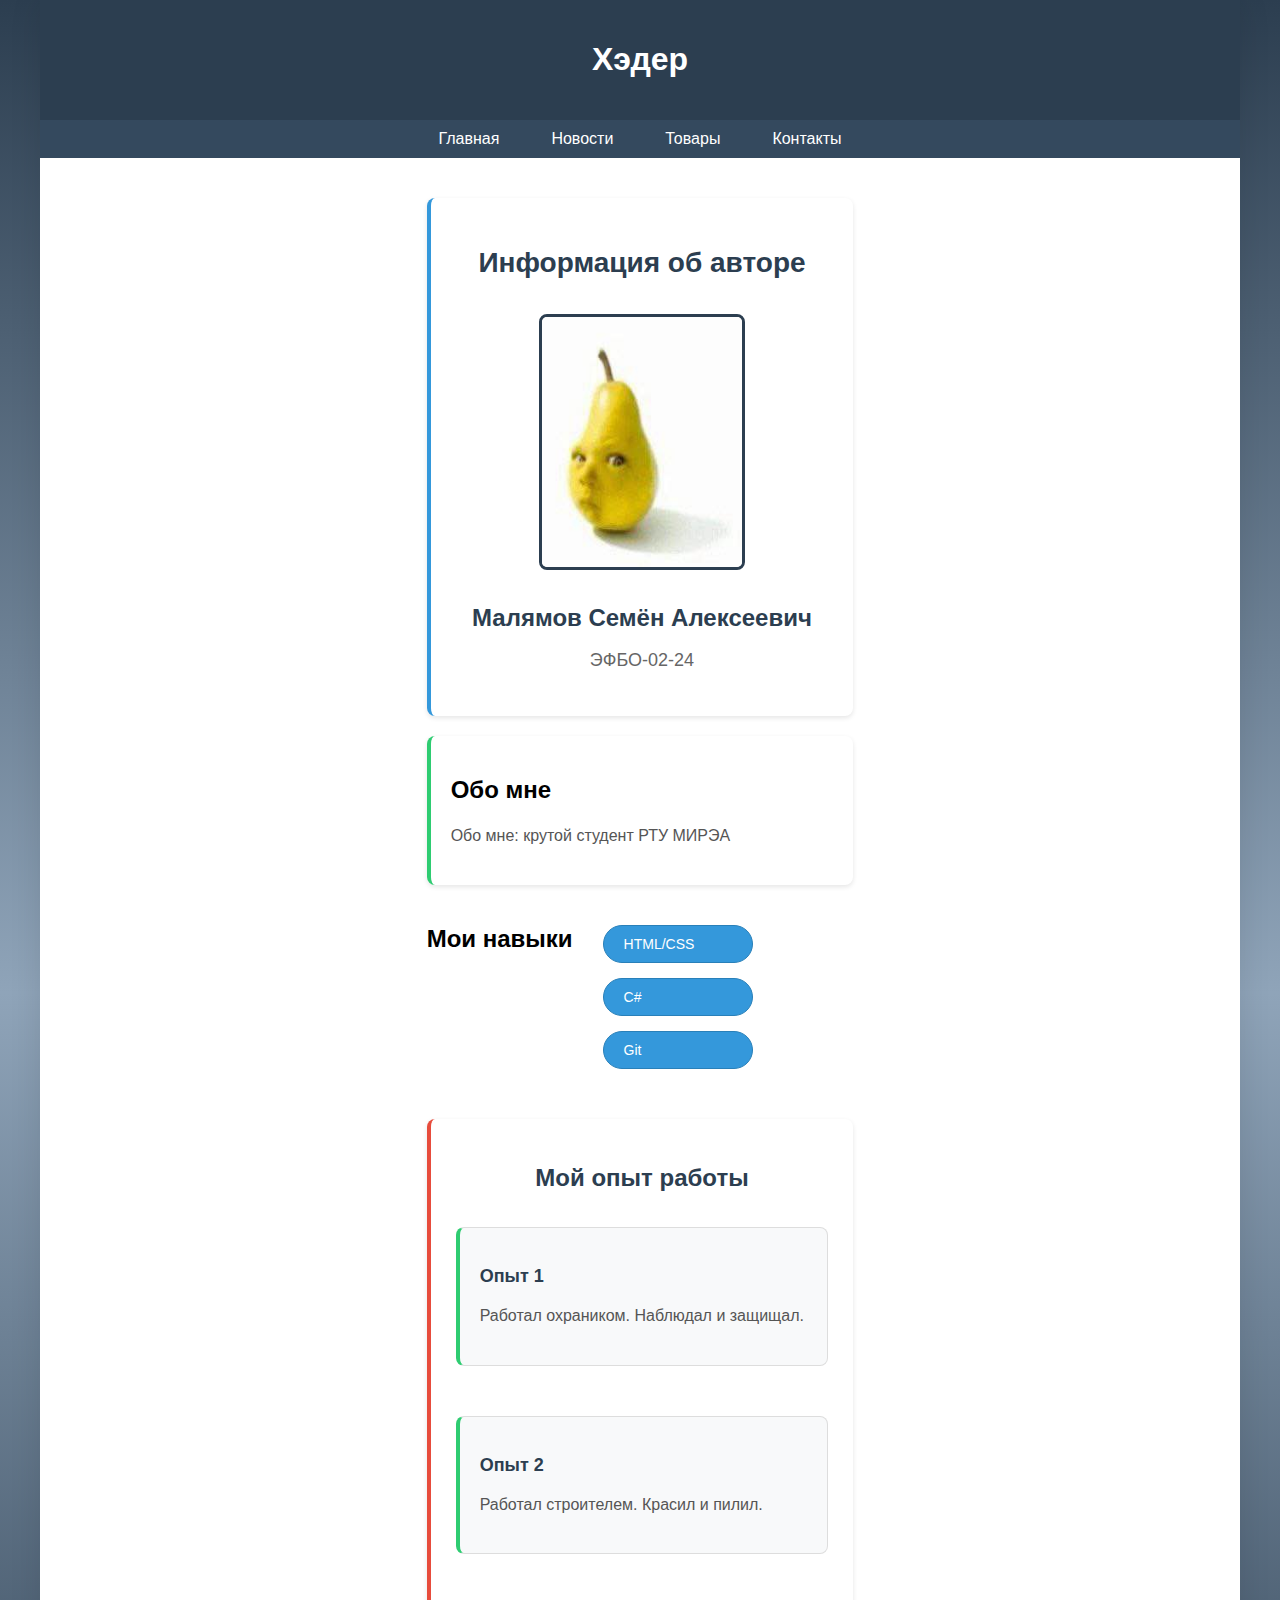
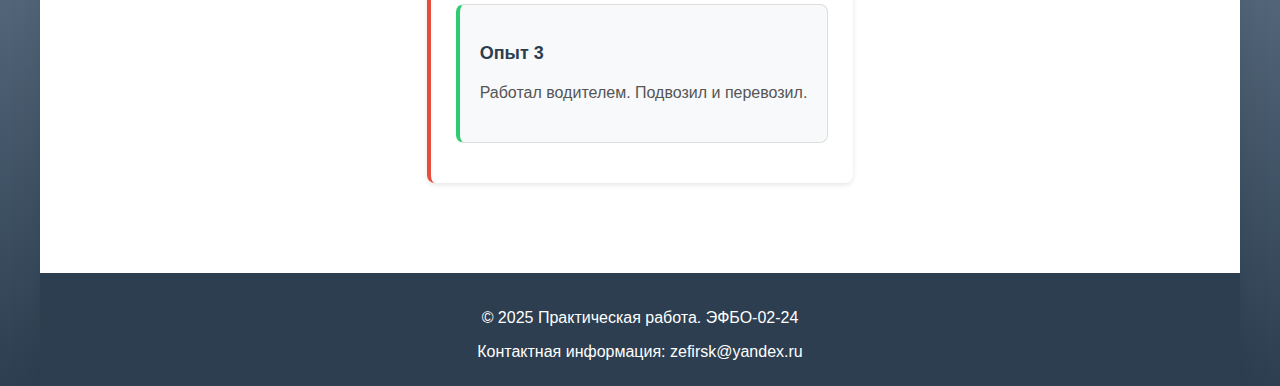
<file: index.html>
<!DOCTYPE html>
<html lang = "ru">
    <head>
        <meta charset="UTF-8">
        <meta name="viewport" content="width=device-width, initial-scale=1.0">
        <title>Семестровая работа</title>
        <link rel="stylesheet" href="styles.css">
    </head>
    <body>
        <div class="page-container">
            <header class="header">
                <h1>Хэдер</h1>
            </header>
            <nav class="nav">
                <ul class="nav-list">
                    <li class="nav-item"><a class="nav-link" href="index.html">Главная</a></li>
                    <li class="nav-item"><a class="nav-link" href="news.html">Новости</a></li>
                    <li class="nav-item"><a class="nav-link" href="goods.html">Товары</a></li>
                    <li class="nav-item"><a class="nav-link" href="contacts.html">Контакты</a></li>
                </ul>
            </nav>

            <main class="content">
                <article class="profile-header">
                    <h1 class="profile-title">Информация об авторе</h1>
                    <img class="profile-photo" src="images/grusha.jpg" alt="Фото автора" width="200" height="250">
                    <h2 class="profile-name">Малямов Семён Алексеевич</h2>
                    <p class="profile-group">ЭФБО-02-24</p>
                </article>

                <section class="about-me">
                    <h2>Обо мне</h2>
                    <p>Обо мне: крутой студент РТУ МИРЭА</p>
                </section>
                
                <section class="skills-container">
                    <h2>Мои навыки</h2>
                    <div class="skills-grid">
                        <div class="skill-tag">HTML/CSS</div>
                        <div class="skill-tag">C#</div>
                        <div class="skill-tag">Git</div>
                    </div>
                </section>
            
                <section class="experience-section">
                    <h2 class="section-title">Мой опыт работы</h2>
                    <div class="experience-grid">
                        <article class="experience-card">
                            <h3 class="experience-title">Опыт 1</h3>
                            <p class="experience-desc">Работал охраником. Наблюдал и защищал.</p>
                        </article>

                        <article class="experience-card">
                            <h3 class="experience-title">Опыт 2</h3>
                            <p class="experience-desc">Работал строителем. Красил и пилил.</p>
                        </article>

                        <article class="experience-card">
                            <h3 class="experience-title">Опыт 3</h3>
                            <p class="experience-desc">Работал водителем. Подвозил и перевозил.</p>
                        </article>
                    </div>    
                </section>
            </main>
            <footer class="footer">
                <p>© 2025 Практическая работа. ЭФБО-02-24</p>
                <p>Контактная информация: zefirsk@yandex.ru</p>
            </footer>
        </div>
    </body>
</html>
</file>
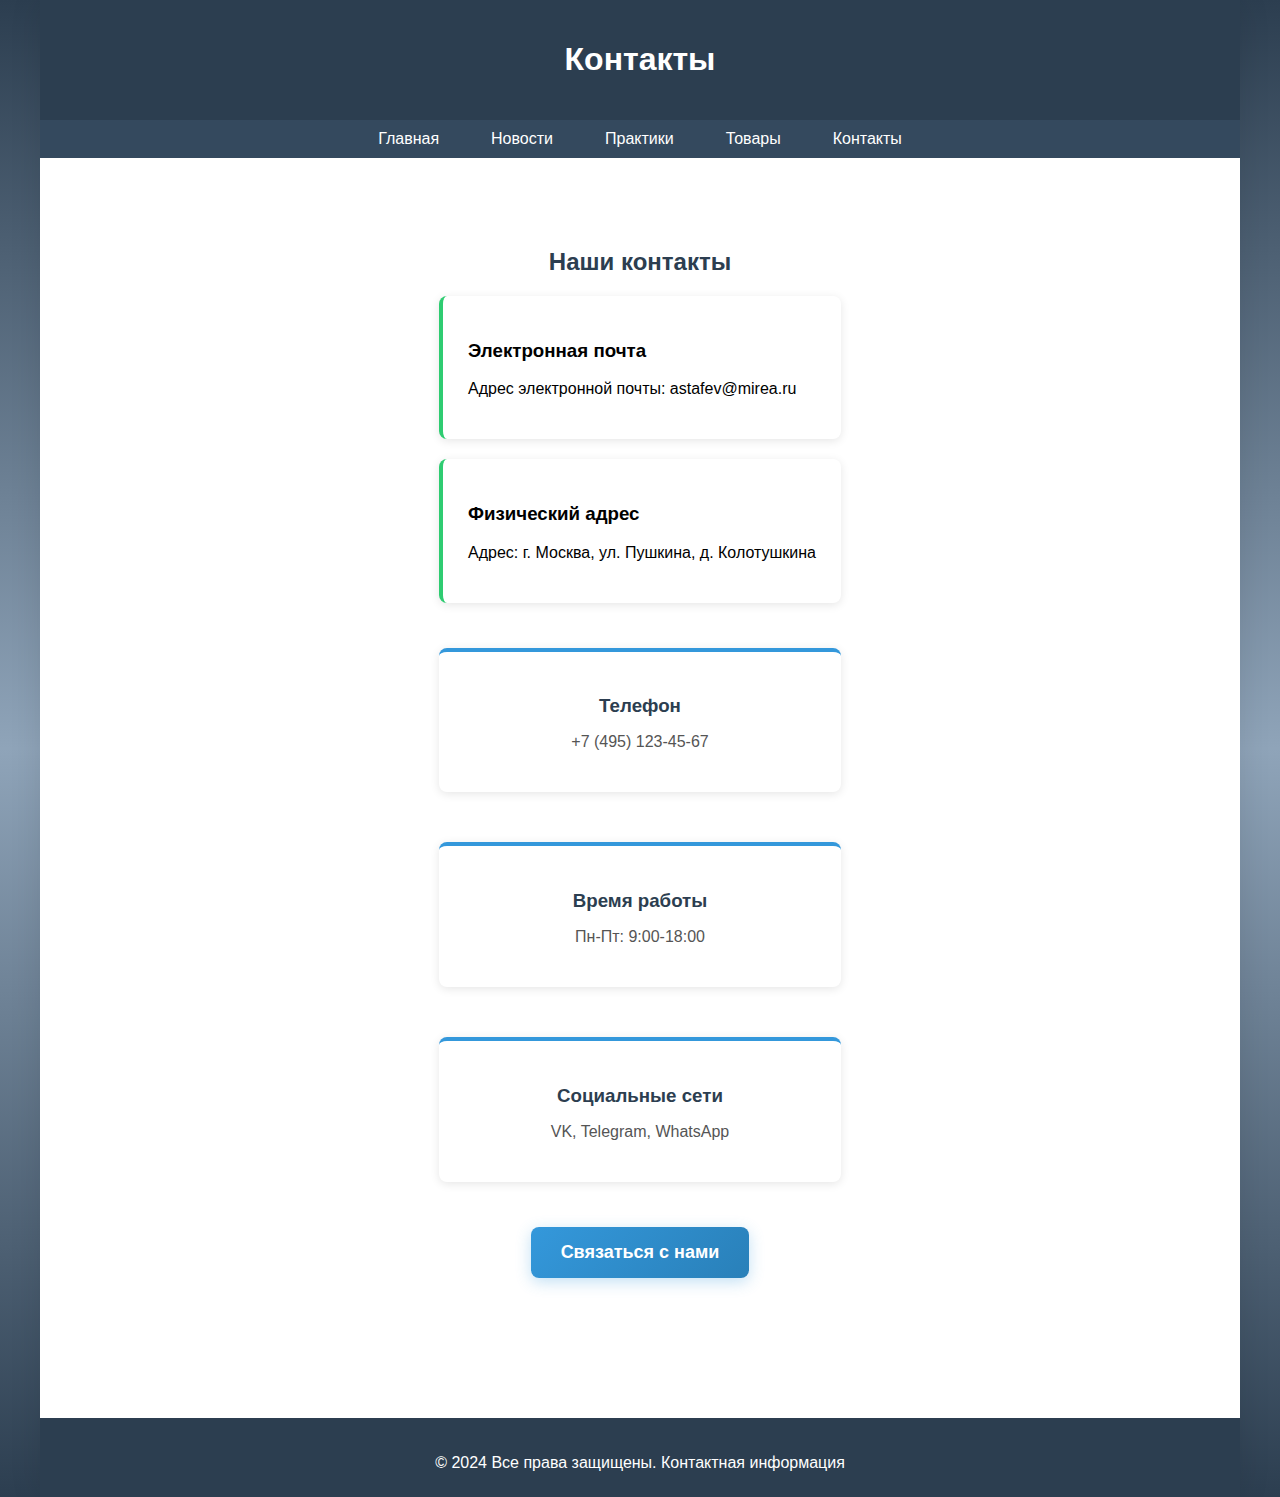
<file: contacts.html>
<!DOCTYPE html>
<html lang="ru">
<head>
    <meta charset="UTF-8">
    <meta name="viewport" content="width=device-width, initial-scale=1.0">
    <title>Контакты</title>
    <link rel="stylesheet" href="styles.css">
    <style>
        /* Стили для модального окна */
        dialog::backdrop {
            background: rgba(0, 0, 0, 0.6);
            animation: fadeIn 0.3s ease;
        }

        dialog {
            border: none;
            border-radius: 12px;
            padding: 0;
            box-shadow: 0 10px 30px rgba(0, 0, 0, 0.3);
            animation: slideIn 0.3s ease;
            max-width: 500px;
            width: 90vw;
            max-height: 90vh;
            overflow-y: auto;
            position: relative;
        }

        .modal-header {
            background: linear-gradient(135deg, #2c3e50 0%, #34495e 100%);
            color: white;
            padding: 1.5rem;
            border-radius: 12px 12px 0 0;
            margin: 0;
            position: relative;
            display: flex;
            justify-content: space-between;
            align-items: center;
        }

        .modal-header h2 {
            margin: 0;
            color: white;
            font-size: 1.5rem;
        }

        .close-button {
            background: none;
            border: none;
            color: white;
            font-size: 1.5rem;
            cursor: pointer;
            padding: 0;
            width: 30px;
            height: 30px;
            display: flex;
            align-items: center;
            justify-content: center;
            border-radius: 50%;
            transition: background-color 0.3s ease;
        }

        .close-button:hover {
            background-color: rgba(255, 255, 255, 0.2);
        }

        .modal-content {
            padding: 2rem;
        }

        .form-group {
            margin-bottom: 1.5rem;
        }

        .form-group label {
            display: block;
            margin-bottom: 0.5rem;
            font-weight: 600;
            color: #2c3e50;
        }

        .form-group input,
        .form-group select,
        .form-group textarea {
            width: 100%;
            padding: 0.75rem;
            border: 2px solid #e9ecef;
            border-radius: 6px;
            font-size: 1rem;
            transition: border-color 0.3s ease;
            box-sizing: border-box;
        }

        .form-group input:focus,
        .form-group select:focus,
        .form-group textarea:focus {
            outline: none;
            border-color: #667eea;
        }

        .form-group textarea {
            min-height: 100px;
            resize: vertical;
        }

        .modal-actions {
            display: flex;
            gap: 1rem;
            justify-content: flex-end;
            margin-top: 2rem;
        }

        .btn {
            padding: 0.75rem 1.5rem;
            border: none;
            border-radius: 6px;
            cursor: pointer;
            font-size: 1rem;
            transition: all 0.3s ease;
            font-weight: 600;
        }

        .btn-primary {
            background: linear-gradient(135deg, #667eea 0%, #764ba2 100%);
            color: white;
        }

        .btn-primary:hover {
            transform: translateY(-2px);
            box-shadow: 0 5px 15px rgba(102, 126, 234, 0.4);
        }

        .btn-secondary {
            background: #f8f9fa;
            color: #2c3e50;
            border: 2px solid #e9ecef;
        }

        .btn-secondary:hover {
            background: #e9ecef;
        }

        .required {
            color: #e74c3c;
        }

        /* Стили для кнопки "Связаться с нами" */
        .contact-button {
            background: linear-gradient(135deg, #3498db 0%, #2980b9 100%);
            color: white;
            border: none;
            padding: 15px 30px;
            font-size: 18px;
            border-radius: 8px;
            cursor: pointer;
            transition: all 0.3s ease;
            margin: 30px auto;
            display: block;
            font-weight: 600;
            box-shadow: 0 4px 15px rgba(52, 152, 219, 0.3);
        }

        .contact-button:hover {
            transform: translateY(-3px);
            box-shadow: 0 8px 25px rgba(52, 152, 219, 0.4);
            background: linear-gradient(135deg, #2980b9 0%, #3498db 100%);
        }

        .contact-button:active {
            transform: translateY(-1px);
        }

        .contact-grid {
            display: grid;
            grid-template-columns: repeat(auto-fit, minmax(250px, 1fr));
            gap: 20px;
            margin: 30px 0;
        }

        .contact-item {
            background: white;
            padding: 25px;
            border-radius: 8px;
            box-shadow: 0 2px 10px rgba(0,0,0,0.1);
            text-align: center;
            border-top: 4px solid #3498db;
        }

        .contact-info {
            background: white;
            padding: 25px;
            margin: 20px 0;
            border-radius: 8px;
            box-shadow: 0 2px 10px rgba(0,0,0,0.1);
            border-left: 4px solid #2ecc71;
        }

        @keyframes fadeIn {
            from { opacity: 0; }
            to { opacity: 1; }
        }

        @keyframes slideIn {
            from {
                opacity: 0;
                transform: translateY(-50px) scale(0.9);
            }
            to {
                opacity: 1;
                transform: translateY(0) scale(1);
            }
        }

        /* Адаптивность */
        @media (max-width: 600px) {
            dialog {
                margin: 1rem;
                width: calc(100vw - 2rem);
            }

            .modal-actions {
                flex-direction: column;
            }

            .btn {
                width: 100%;
            }

            .contact-grid {
                grid-template-columns: 1fr;
            }

            .contact-button {
                padding: 12px 24px;
                font-size: 16px;
                margin: 20px auto;
            }
        }
    </style>
</head>
<body>
    <div class="page-container">
        <header class="header">
            <h1>Контакты</h1>
        </header>
        
        <nav class="nav">
            <ul class="nav-list">
                <li class="nav-item"><a class="nav-link" href="../index.html">Главная</a></li>
                <li class="nav-item"><a class="nav-link" href="news.html">Новости</a></li>
                <li class="nav-item"><a class="nav-link" href="practices.html">Практики</a></li>
                <li class="nav-item"><a class="nav-link" href="goods.html">Товары</a></li>
                <li class="nav-item"><a class="nav-link" href="contacts.html">Контакты</a></li>
            </ul>
        </nav>

        <main class="content">
            <section class="contacts-container">
                <h2 class="section-title">Наши контакты</h2>
                
                <article class="contact-info">
                    <h3>Электронная почта</h3>
                    <p>Адрес электронной почты: astafev@mirea.ru</p>
                </article>
                
                <article class="contact-info">
                    <h3>Физический адрес</h3>
                    <p>Адрес: г. Москва, ул. Пушкина, д. Колотушкина</p>
                </article>
                
                <div class="contact-grid">
                    <div class="contact-item">
                        <h3>Телефон</h3>
                        <p>+7 (495) 123-45-67</p>
                    </div>
                    
                    <div class="contact-item">
                        <h3>Время работы</h3>
                        <p>Пн-Пт: 9:00-18:00</p>
                    </div>
                    
                    <div class="contact-item">
                        <h3>Социальные сети</h3>
                        <p>VK, Telegram, WhatsApp</p>
                    </div>
                </div>
                
                <button class="contact-button" onclick="contactModal.showModal()">
                    Связаться с нами
                </button>
            </section>
        </main>
        
        <footer class="footer">
            <p>© 2024 Все права защищены. Контактная информация</p>
        </footer>

        <!-- Модальное окно для формы обратной связи -->
        <dialog id="contactModal">
            <div class="modal-header">
                <h2>Форма обратной связи</h2>
                <button class="close-button" onclick="contactModal.close()" aria-label="Закрыть">
                    ×
                </button>
            </div>

            <div class="modal-content">
                <form id="feedbackForm" method="dialog">
                    <div class="form-group">
                        <label for="name">Имя <span class="required">*</span></label>
                        <input type="text" id="name" name="name" required placeholder="Введите ваше имя">
                    </div>
                    
                    <div class="form-group">
                        <label for="phone">Телефон <span class="required">*</span></label>
                        <input type="tel" id="phone" name="phone" required placeholder="+7 (XXX) XXX-XX-XX">
                    </div>
                    
                    <div class="form-group">
                        <label for="email">Электронная почта <span class="required">*</span></label>
                        <input type="email" id="email" name="email" required placeholder="example@mail.ru">
                    </div>
                    
                    <div class="form-group">
                        <label for="category">Категория обращения <span class="required">*</span></label>
                        <select id="category" name="category" required>
                            <option value="">Выберите категорию</option>
                            <option value="technical">Техническая поддержка</option>
                            <option value="commercial">Коммерческое предложение</option>
                            <option value="cooperation">Сотрудничество</option>
                            <option value="complaint">Жалоба</option>
                            <option value="suggestion">Предложение</option>
                            <option value="other">Другое</option>
                        </select>
                    </div>
                    
                    <div class="form-group">
                        <label for="message">Текст обращения <span class="required">*</span></label>
                        <textarea id="message" name="message" required placeholder="Опишите вашу проблему или вопрос..."></textarea>
                    </div>
                    
                    <div class="modal-actions">
                        <button type="submit" class="btn btn-secondary">Отмена</button>
                        <button type="button" class="btn btn-primary" onclick="submitForm()">Отправить</button>
                    </div>
                </form>
            </div>
        </dialog>

        <script>
            function submitForm() {
                const form = document.getElementById('feedbackForm');
                const formData = new FormData(form);

                if (!form.checkValidity()) {
                    form.reportValidity();
                    return;
                }

                const data = {
                    name: formData.get('name'),
                    phone: formData.get('phone'),
                    email: formData.get('email'),
                    category: formData.get('category'),
                    message: formData.get('message')
                };

                console.log('Данные формы:', data);

                alert('Спасибо! Ваше обращение отправлено. Мы свяжемся с вами в ближайшее время.');

                contactModal.close();

                form.reset();
            }

            document.getElementById('contactModal').addEventListener('click', function(event) {
                if (event.target === this) {
                    this.close();
                }
            });

            document.getElementById('feedbackForm').addEventListener('keypress', function(event) {
                if (event.key === 'Enter' && event.target.type !== 'textarea') {
                    event.preventDefault();
                }
            });
        </script>
    </div>
</body>
</html>
</file>
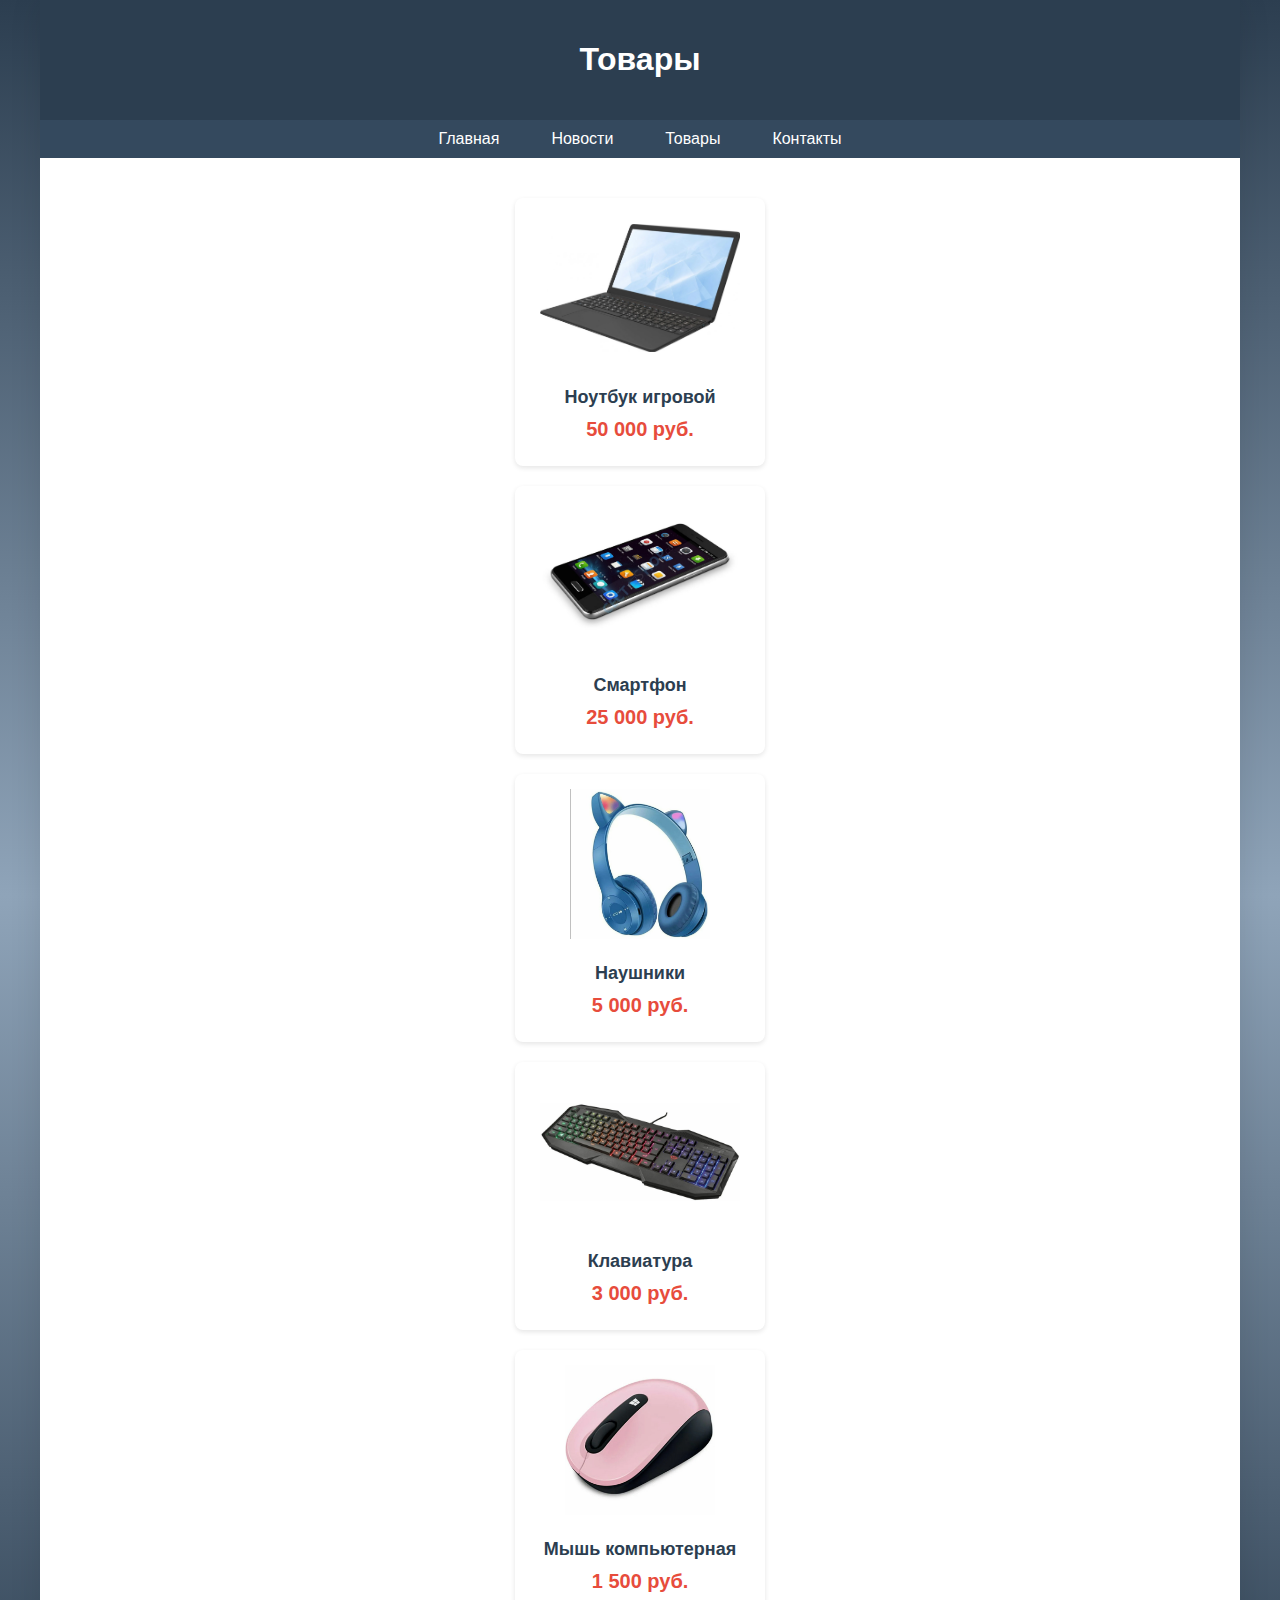
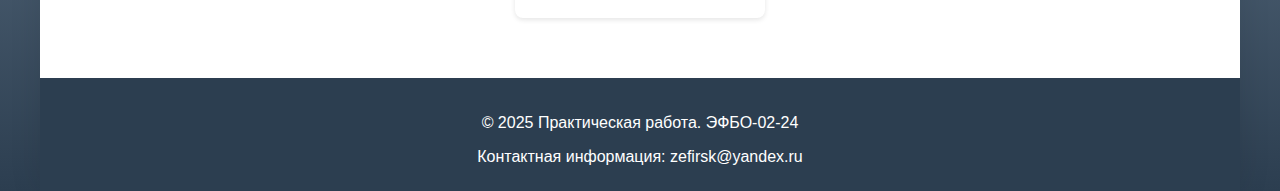
<file: goods.html>
<!DOCTYPE html>
<html lang="ru">
    <head>
        <meta charset="UTF-8">
        <meta name="viewport" content="width=device-width, initial-scale=1.0">
        <title>Товары - Семестровая работа</title>
        <link rel="stylesheet" href="styles.css">
    </head>
    <body>
        <div class="page-container">
            <header class="header">
                <h1>Товары</h1>
            </header>
            
            <nav class="nav">
                <ul class="nav-list">
                    <li class="nav-item"><a class="nav-link" href="index.html">Главная</a></li>
                    <li class="nav-item"><a class="nav-link" href="news.html">Новости</a></li>
                    <li class="nav-item"><a class="nav-link" href="goods.html">Товары</a></li>
                    <li class="nav-item"><a class="nav-link" href="contacts.html">Контакты</a></li>
                </ul>
            </nav>

            <main class="content">
                <div class="goods-container">
                    <!-- Товар 1 -->
                    <div class="product-card">
                        <img src="images/laptop.jpg" alt="Товар 1" width="200" height="150">
                        <h3>Ноутбук игровой</h3>
                        <p class="price">50 000 руб.</p>
                    </div>

                    <!-- Товар 2 -->
                    <div class="product-card">
                        <img src="images/phone.jpg" alt="Товар 2" width="200" height="150">
                        <h3>Смартфон</h3>
                        <p class="price">25 000 руб.</p>
                    </div>

                    <!-- Товар 3 -->
                    <div class="product-card">
                        <img src="images/headset.jpg" alt="Товар 3" width="200" height="150">
                        <h3>Наушники</h3>
                        <p class="price">5 000 руб.</p>
                    </div>

                    <!-- Товар 4 -->
                    <div class="product-card">
                        <img src="images/keyboard.jpg" alt="Товар 4" width="200" height="150">
                        <h3>Клавиатура</h3>
                        <p class="price">3 000 руб.</p>
                    </div>

                    <!-- Товар 5 -->
                    <div class="product-card">
                        <img src="images/mouse.jpg" alt="Товар 5" width="200" height="150">
                        <h3>Мышь компьютерная</h3>
                        <p class="price">1 500 руб.</p>
                    </div>
                </div>
            </main>

            <footer class="footer">
                <p>© 2025 Практическая работа. ЭФБО-02-24</p>
                <p>Контактная информация: zefirsk@yandex.ru</p>
            </footer>
        </div>
    </body>
</html>
</file>
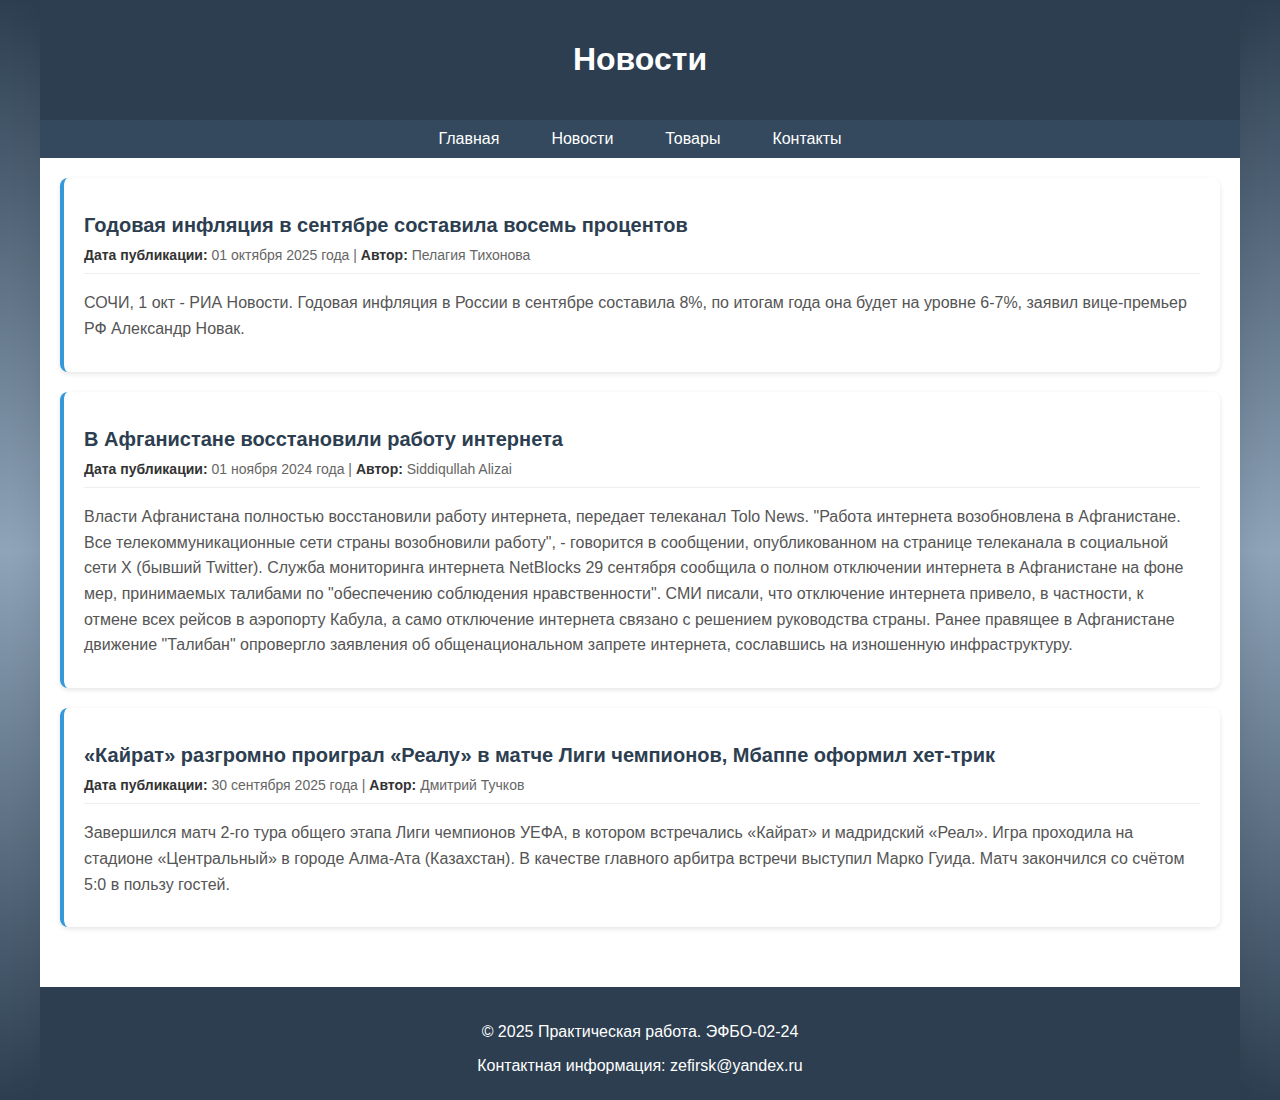
<file: news.html>
<!DOCTYPE html>
<html lang="ru">
    <head>
        <meta charset="UTF-8">
        <meta name="viewport" content="width=device-width, initial-scale=1.0">
        <title>Новости - Семестровая работа</title>
        <link rel="stylesheet" href="styles.css">
    </head>
    <body>
        <div class="page-container">
            <header class="header">
                <h1>Новости</h1>
            </header>
            
            <nav class="nav">
                <ul class="nav-list">
                    <li class="nav-item"><a class="nav-link" href="index.html">Главная</a></li>
                    <li class="nav-item"><a class="nav-link" href="news.html">Новости</a></li>
                    <li class="nav-item"><a class="nav-link" href="goods.html">Товары</a></li>
                    <li class="nav-item"><a class="nav-link" href="contacts.html">Контакты</a></li>
                </ul>
            </nav>

            <main class="content">
                <div class="news-container">
                    <!-- Новость 1 -->
                    <article class="news-article">
                        <h2 class="news-title">Годовая инфляция в сентябре составила восемь процентов</h2>
                        <div class="news-meta">
                            <strong>Дата публикации:</strong> 01 октября 2025 года | 
                            <strong>Автор:</strong> Пелагия Тихонова
                        </div>
                        <div class="news-text">
                            <p>СОЧИ, 1 окт - РИА Новости. Годовая инфляция в России в сентябре составила 8%, по итогам года она будет на уровне 6-7%, заявил вице-премьер РФ Александр Новак.</p>
                        </div>
                    </article>

                    <!-- Новость 2 -->
                    <article class="news-article">
                        <h2 class="news-title">В Афганистане восстановили работу интернета</h2>
                        <div class="news-meta">
                            <strong>Дата публикации:</strong> 01 ноября 2024 года | 
                            <strong>Автор:</strong> Siddiqullah Alizai
                        </div>
                        <div class="news-text">
                            <p>Власти Афганистана полностью восстановили работу интернета, передает телеканал Tolo News.
                            "Работа интернета возобновлена в Афганистане. Все телекоммуникационные сети страны возобновили работу", - говорится в сообщении, опубликованном на странице телеканала в социальной сети X (бывший Twitter).
                            Служба мониторинга интернета NetBlocks 29 сентября сообщила о полном отключении интернета в Афганистане на фоне мер, принимаемых талибами по "обеспечению соблюдения нравственности". СМИ писали, что отключение интернета привело, в частности, к отмене всех рейсов в аэропорту Кабула, а само отключение интернета связано с решением руководства страны.
                            Ранее правящее в Афганистане движение "Талибан" опровергло заявления об общенациональном запрете интернета, сославшись на изношенную инфраструктуру.</p>
                        </div>
                    </article>

                    <!-- Новость 3 -->
                    <article class="news-article">
                        <h2 class="news-title">«Кайрат» разгромно проиграл «Реалу» в матче Лиги чемпионов, Мбаппе оформил хет-трик</h2>
                        <div class="news-meta">
                            <strong>Дата публикации:</strong> 30 сентября 2025 года | 
                            <strong>Автор:</strong> Дмитрий Тучков
                        </div>
                        <div class="news-text">
                            <p>Завершился матч 2-го тура общего этапа Лиги чемпионов УЕФА, в котором встречались «Кайрат» и мадридский «Реал». Игра проходила на стадионе «Центральный» в городе Алма-Ата (Казахстан). В качестве главного арбитра встречи выступил Марко Гуида. Матч закончился со счётом 5:0 в пользу гостей.</p>
                        </div>
                    </article>
                </div>
            </main>

            <footer class="footer">
                <p>© 2025 Практическая работа. ЭФБО-02-24</p>
                <p>Контактная информация: zefirsk@yandex.ru</p>
            </footer>
        </div>
    </body>
</html>
</file>
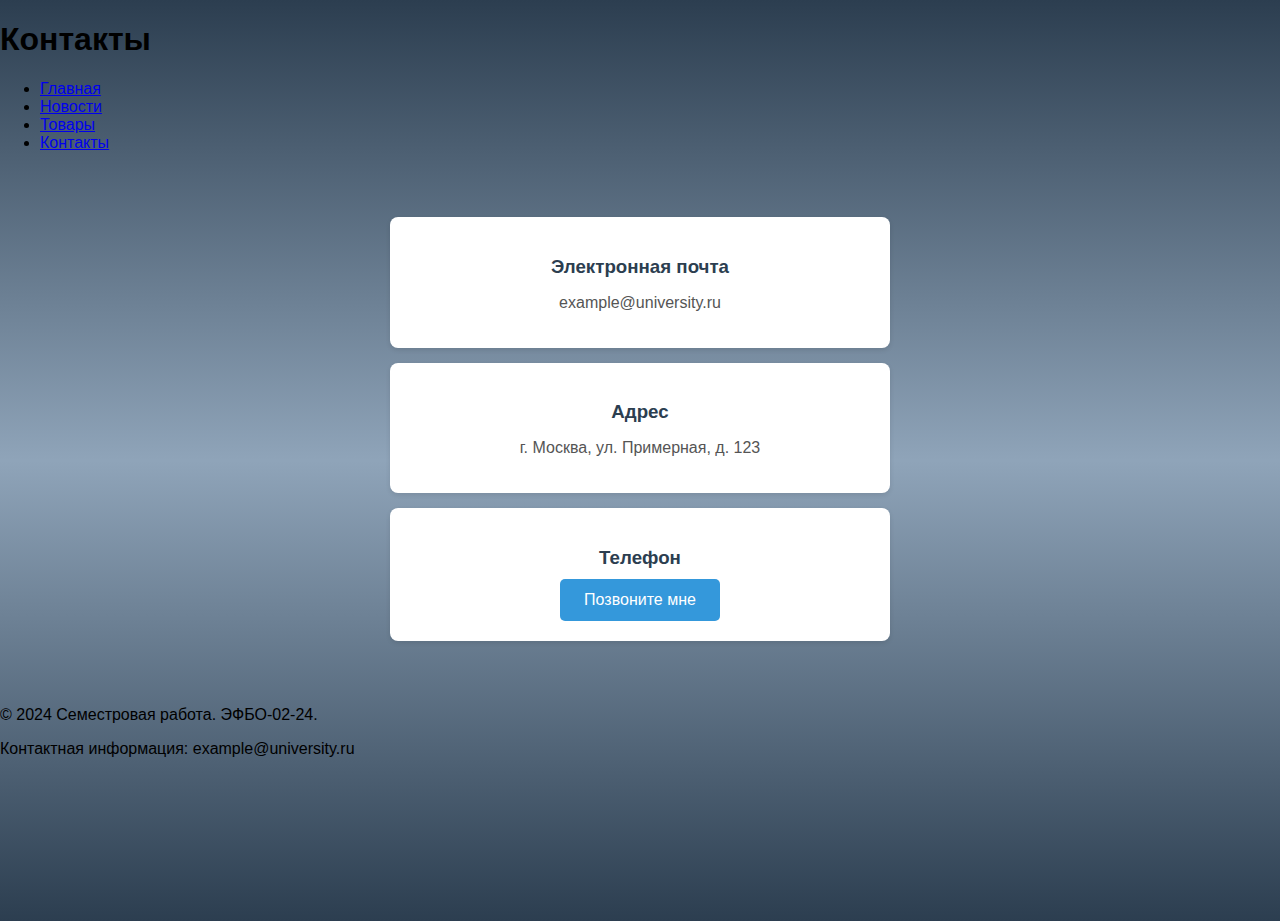
<file: pages/contacts.html>
<!DOCTYPE html>
<html lang="ru">
<head>
    <meta charset="UTF-8">
    <meta name="viewport" content="width=device-width, initial-scale=1.0">
    <title>Контакты - Семестровая работа</title>
    <link rel="stylesheet" href="../styles.css">
</head>
<body>
    <!-- Хэдер из основной страницы -->
    <div id="header">
        <h1>Контакты</h1>
    </div>

    <!-- Меню навигации из основной страницы -->
    <div id="menu">
        <ul>
            <li><a href="/index.html">Главная</a></li>
            <li><a href="/pages/news.html">Новости</a></li>
            <li><a href="/pages/goods.html">Товары</a></li>
            <li><a href="/pages/contacts.html">Контакты</a></li>
        </ul>
    </div>

    <!-- Основной блок с контактами -->
    <div id="content">
        <div class="contacts-container">
            <div class="contact-item">
                <h3>Электронная почта</h3>
                <p>example@university.ru</p>
            </div>

            <div class="contact-item">
                <h3>Адрес</h3>
                <p>г. Москва, ул. Примерная, д. 123</p>
            </div>

            <div class="contact-item">
                <h3>Телефон</h3>
                <button class="call-button">Позвоните мне</button>
            </div>
        </div>
    </div>

    <!-- Футер из основной страницы -->
    <div id="footer">
        <p>© 2024 Семестровая работа. ЭФБО-02-24.</p>
        <p>Контактная информация: example@university.ru</p>
    </div>

    <script>
        // Простой скрипт для кнопки
        document.querySelector('.call-button').addEventListener('click', function() {
            alert('Телефон: +7 (999) 123-45-67');
        });
    </script>
</body>
</html>
</file>
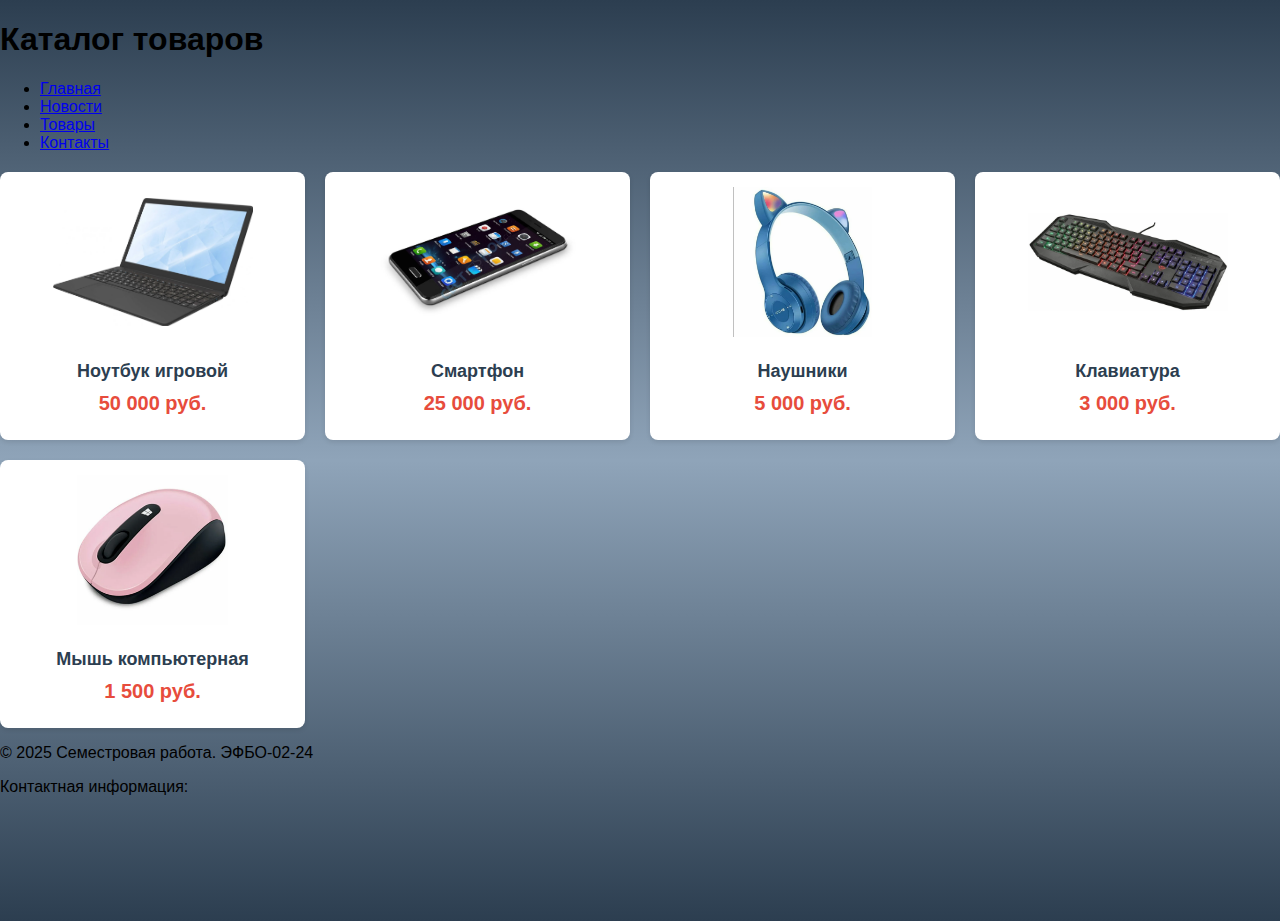
<file: pages/goods.html>
<!DOCTYPE html>
<html lang="ru">
<head>
    <meta charset="UTF-8">
    <meta name="viewport" content="width=device-width, initial-scale=1.0">
    <title>Товары - Семестровая работа</title>
    <link rel="stylesheet" href="../styles.css">
</head>
<body>
    <!-- Хэдер из основной страницы -->
    <div id="header">
        <h1>Каталог товаров</h1>
    </div>

    <!-- Меню навигации из основной страницы -->
    <div id="menu">
        <ul>
            <li><a href="/index.html">Главная</a></li>
            <li><a href="/pages/news.html">Новости</a></li>
            <li><a href="/pages/goods.html">Товары</a></li>
            <li><a href="/pages/contacts.html">Контакты</a></li>
        </ul>
    </div>

    <!-- Основной блок с товарами -->
    <div id="content">
        <div class="goods-container">
            <!-- Товар 1 -->
            <div class="product-card">
                <img src="../images/laptop.png" alt="Товар 1" width="200" height="150">
                <h3>Ноутбук игровой</h3>
                <p class="price">50 000 руб.</p>
            </div>

            <!-- Товар 2 -->
            <div class="product-card">
                <img src="../images/phone.png" alt="Товар 2" width="200" height="150">
                <h3>Смартфон</h3>
                <p class="price">25 000 руб.</p>
            </div>

            <!-- Товар 3 -->
            <div class="product-card">
                <img src="../images/headset.png" alt="Товар 3" width="200" height="150">
                <h3>Наушники</h3>
                <p class="price">5 000 руб.</p>
            </div>

            <!-- Товар 4 -->
            <div class="product-card">
                <img src="../images/keyboard.png" alt="Товар 4" width="200" height="150">
                <h3>Клавиатура</h3>
                <p class="price">3 000 руб.</p>
            </div>

            <!-- Товар 5 -->
            <div class="product-card">
                <img src="../images/mouse.png" alt="Товар 5" width="200" height="150">
                <h3>Мышь компьютерная</h3>
                <p class="price">1 500 руб.</p>
            </div>
        </div>
    </div>

    <!-- Футер из основной страницы -->
    <div id="footer">
        <p>© 2025 Семестровая работа. ЭФБО-02-24</p>
        <p>Контактная информация: </p>
    </div>
</body>
</html>
</file>
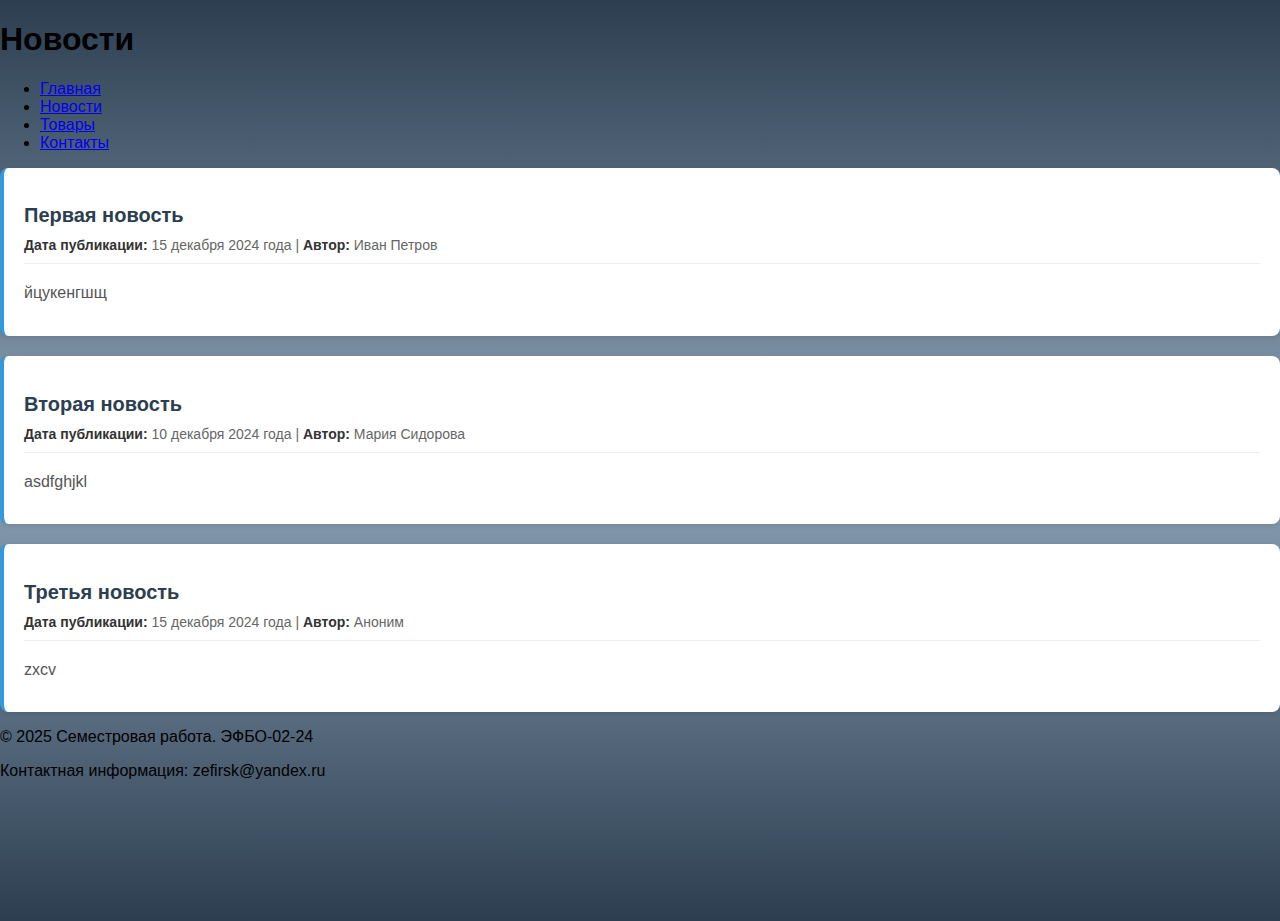
<file: pages/news.html>
<!DOCTYPE html>
<html lang="ru">
<head>
    <meta charset="UTF-8">
    <meta name="viewport" content="width=device-width, initial-scale=1.0">
    <title>Новости - Семестровая работа</title>
    <link rel="stylesheet" href="../styles.css">
</head>
<body>
    <!-- Хэдер из основной страницы -->
    <div id="header">
        <h1>Новости</h1>
    </div>

    <!-- Меню навигации из основной страницы -->
    <div id="menu">
        <ul>
            <li><a href="/index.html">Главная</a></li>
            <li><a href="/pages/news.html">Новости</a></li>
            <li><a href="/pages/goods.html">Товары</a></li>
            <li><a href="/pages/contacts.html">Контакты</a></li>
        </ul>
    </div>

    <!-- Основной блок с новостями -->
    <div id="content">
        <div class="news-container">
            <!-- Новость 1 -->
            <article class="news-article">
                <h2 class="news-title">Первая новость</h2>
                <div class="news-meta">
                    <strong>Дата публикации:</strong> 15 декабря 2024 года | 
                    <strong>Автор:</strong> Иван Петров
                </div>
                <div class="news-text">
                    <p>йцукенгшщ</p>
                </div>
            </article>

            <!-- Новость 2 -->
            <article class="news-article">
                <h2 class="news-title">Вторая новость</h2>
                <div class="news-meta">
                    <strong>Дата публикации:</strong> 10 декабря 2024 года | 
                    <strong>Автор:</strong> Мария Сидорова
                </div>
                <div class="news-text">
                    <p>asdfghjkl</p>
            </article>

            <!-- Новость 3 -->
            <article class="news-article">
                <h2 class="news-title">Третья новость</h2>
                <div class="news-meta">
                    <strong>Дата публикации:</strong> 15 декабря 2024 года | 
                    <strong>Автор:</strong> Аноним
                </div>
                <div class="news-text">
                    <p>zxcv</p>
            </article>
        </div>
    </div>

    <!-- Футер из основной страницы -->
    <div id="footer">
        <p>© 2025 Семестровая работа. ЭФБО-02-24</p>
        <p>Контактная информация: zefirsk@yandex.ru</p>
    </div>
</body>
</html>
</file>
<file: styles.css>
/* ===== БАЗОВЫЕ СТИЛИ ===== */
body {
    font-family: 'Segoe UI', Tahoma, Geneva, Verdana, sans-serif;
    margin: 0;
    padding: 0;
    background: linear-gradient(to bottom, #2c3e50 0%, #8fa4b9 50%, #2c3e50 100%);
    min-height: 100vh;
}

/* ===== ОСНОВНАЯ СТРУКТУРА СТРАНИЦЫ ===== */
.page-container {
    max-width: 1200px;
    margin: 0 auto;
    background: white;
    min-height: 100vh;
    box-shadow: 0 0 30px rgba(0,0,0,0.1);
    display: grid;
    grid-template-rows: auto auto 1fr auto;
    grid-template-areas:
        "header"
        "nav"
        "main"
        "footer";
}

/* ===== ШАПКА САЙТА ===== */
.header {
    background-color: #2c3e50;
    color: white;
    padding: 20px 0;
    text-align: center;
    grid-area: header;
}

/* ===== НАВИГАЦИЯ ===== */
.nav {
    background-color: #34495e;
    padding: 10px 0;
    grid-area: nav;
}

.nav-list {
    list-style: none;
    display: flex;
    justify-content: center;
    gap: 20px;
    max-width: 1200px;
    margin: 0 auto;
    padding: 0 20px;
}

.nav-link { 
    color: white;
    text-decoration: none;
    padding: 8px 16px;
    border-radius: 4px;
    transition: background-color 0.3s;
}

.nav-link:hover {
    background-color: #1abc9c;
}

/* ===== ОСНОВНОЙ КОНТЕНТ ===== */
main.content {
    max-width: 1200px;
    margin: 20px auto;
    padding: 0 20px;
    grid-area: main;
}

/* ===== СТИЛИ ДЛЯ ГЛАВНОЙ СТРАНИЦЫ ===== */

/* Профиль пользователя */
.profile-header {
    background: white;
    padding: 30px;
    margin: 20px 0;
    border-radius: 8px;
    box-shadow: 0 2px 5px rgba(0,0,0,0.1);
    text-align: center;
    border-left: 4px solid #3498db;
}

.profile-title {
    color: #2c3e50;
    margin-bottom: 20px;
    font-size: 28px;
}

.profile-photo {
    border: 3px solid #2c3e50;
    border-radius: 8px;
    margin: 15px 0;
}

.profile-name {
    color: #2c3e50;
    margin: 15px 0;
    font-size: 24px;
}

.profile-group {
    color: #666;
    font-size: 18px;
    margin-bottom: 15px;
}

/* Блок "Обо мне" */
.about-me {
    background: white;
    padding: 20px;
    margin: 20px 0;
    border-radius: 8px;
    box-shadow: 0 2px 5px rgba(0,0,0,0.1);
    border-left: 4px solid #2ecc71;
}

.about-me p {
    color: #555;
    font-size: 16px;
    line-height: 1.6;
}

/* Навыки */
.skills-container {
    display: flex;
    flex-wrap: wrap;
    gap: 10px;
    margin: 20px 0;
}

.skills-grid {
    display: grid;
    grid-template-columns: repeat(auto-fit, minmax(150px, 1fr));
    gap: 15px;
    margin: 20px;
}

.skill-tag {
    background: #3498db;
    color: white;
    padding: 10px 20px;
    border-radius: 20px;
    border: 1px solid #2980b9;
    font-size: 14px;
}

/* Опыт работы */
.experience-section {
    background: white;
    padding: 25px;
    margin: 30px 0;
    border-radius: 8px;
    box-shadow: 0 2px 5px rgba(0,0,0,0.1);
    border-left: 4px solid #e74c3c;
}

.section-title {
    color: #2c3e50;
    margin-bottom: 20px;
    font-size: 24px;
    text-align: center;
}

.experience-grid {
    display: grid;
    grid-template-columns: repeat(auto-fit, minmax(300px, 1fr));
    gap: 20px;
}

.experience-card {
    background: #f8f9fa;
    padding: 20px;
    margin: 15px 0;
    border-radius: 8px;
    border: 1px solid #ddd;
    border-left: 4px solid #2ecc71;
    transition: transform 0.3s ease;
}

.experience-title {
    color: #2c3e50;
    margin-bottom: 10px;
    font-size: 18px;
}

.experience-desc {
    color: #555;
    line-height: 1.6;
}

/* ===== СТИЛИ ДЛЯ СТРАНИЦЫ НОВОСТЕЙ ===== */
.news-container {
    display: flex;
    flex-direction: column;
    gap: 20px;
}

.news-article {
    background: white;
    padding: 20px;
    border-radius: 8px;
    box-shadow: 0 2px 5px rgba(0,0,0,0.1);
    border-left: 4px solid #3498db;
}

.news-title {
    color: #2c3e50;
    font-size: 20px;
    margin-bottom: 10px;
}

.news-meta {
    color: #666;
    font-size: 14px;
    margin-bottom: 15px;
    padding-bottom: 10px;
    border-bottom: 1px solid #eee;
}

.news-meta strong {
    color: #333;
}

.news-text {
    color: #555;
    line-height: 1.6;
}

.news-text p {
    margin-bottom: 10px;
}

/* ===== СТИЛИ ДЛЯ СТРАНИЦЫ ТОВАРОВ ===== */
.goods-container {
    display: grid;
    grid-template-columns: repeat(auto-fit, minmax(250px, 1fr));
    gap: 20px;
    margin-top: 20px;
}

.product-card {
    background: white;
    padding: 15px;
    border-radius: 8px;
    box-shadow: 0 2px 5px rgba(0,0,0,0.1);
    text-align: center;
}

.product-card img {
    max-width: 100%;
    height: 150px;
    object-fit: contain;
    border-radius: 5px;
    margin-bottom: 10px;
}

.product-card h3 {
    color: #2c3e50;
    margin: 10px 0;
    font-size: 18px;
}

.price {
    color: #e74c3c;
    font-size: 20px;
    font-weight: bold;
    margin: 10px 0;
}

/* ===== СТИЛИ ДЛЯ СТРАНИЦЫ КОНТАКТОВ ===== */
.contacts-container {
    max-width: 500px;
    margin: 30px auto;
    padding: 20px;
}

.contact-item {
    background: white;
    padding: 20px;
    margin: 15px 0;
    border-radius: 8px;
    box-shadow: 0 2px 5px rgba(0,0,0,0.1);
    text-align: center;
}

.contact-item h3 {
    color: #2c3e50;
    margin-bottom: 10px;
}

.contact-item p {
    color: #555;
    font-size: 16px;
}

.call-button {
    background-color: #3498db;
    color: white;
    border: none;
    padding: 12px 24px;
    font-size: 16px;
    border-radius: 5px;
    cursor: pointer;
    transition: background-color 0.3s;
}

.call-button:hover {
    background-color: #2980b9;
}

/* ===== ПОДВАЛ САЙТА ===== */
.footer {
    background-color: #2c3e50;
    color: white;
    text-align: center;
    padding: 20px 0;
    margin-top: 40px;
    grid-area: footer;
}

.footer p {
    margin-bottom: 5px;
}

/* ===== АДАПТИВНЫЕ СТИЛИ ===== */
@media (max-width: 768px) {
    .nav-list {
        flex-direction: column;
        gap: 10px;
    }

    .skills-grid {
        grid-template-columns: 1fr;
    }

    .experience-grid {
        grid-template-columns: 1fr;
    }

    .goods-container {
        grid-template-columns: repeat(auto-fit, minmax(200px, 1fr));
    }

    main.content {
        padding: 20px;
    }
    
    .contacts-container {
        max-width: 100%;
        padding: 10px;
    }
}

@media (max-width: 480px) {
    .goods-container {
        grid-template-columns: 1fr;
    }
    
    .profile-header,
    .about-me,
    .experience-section {
        padding: 15px;
        margin: 10px 0;
    }
}
</file>
